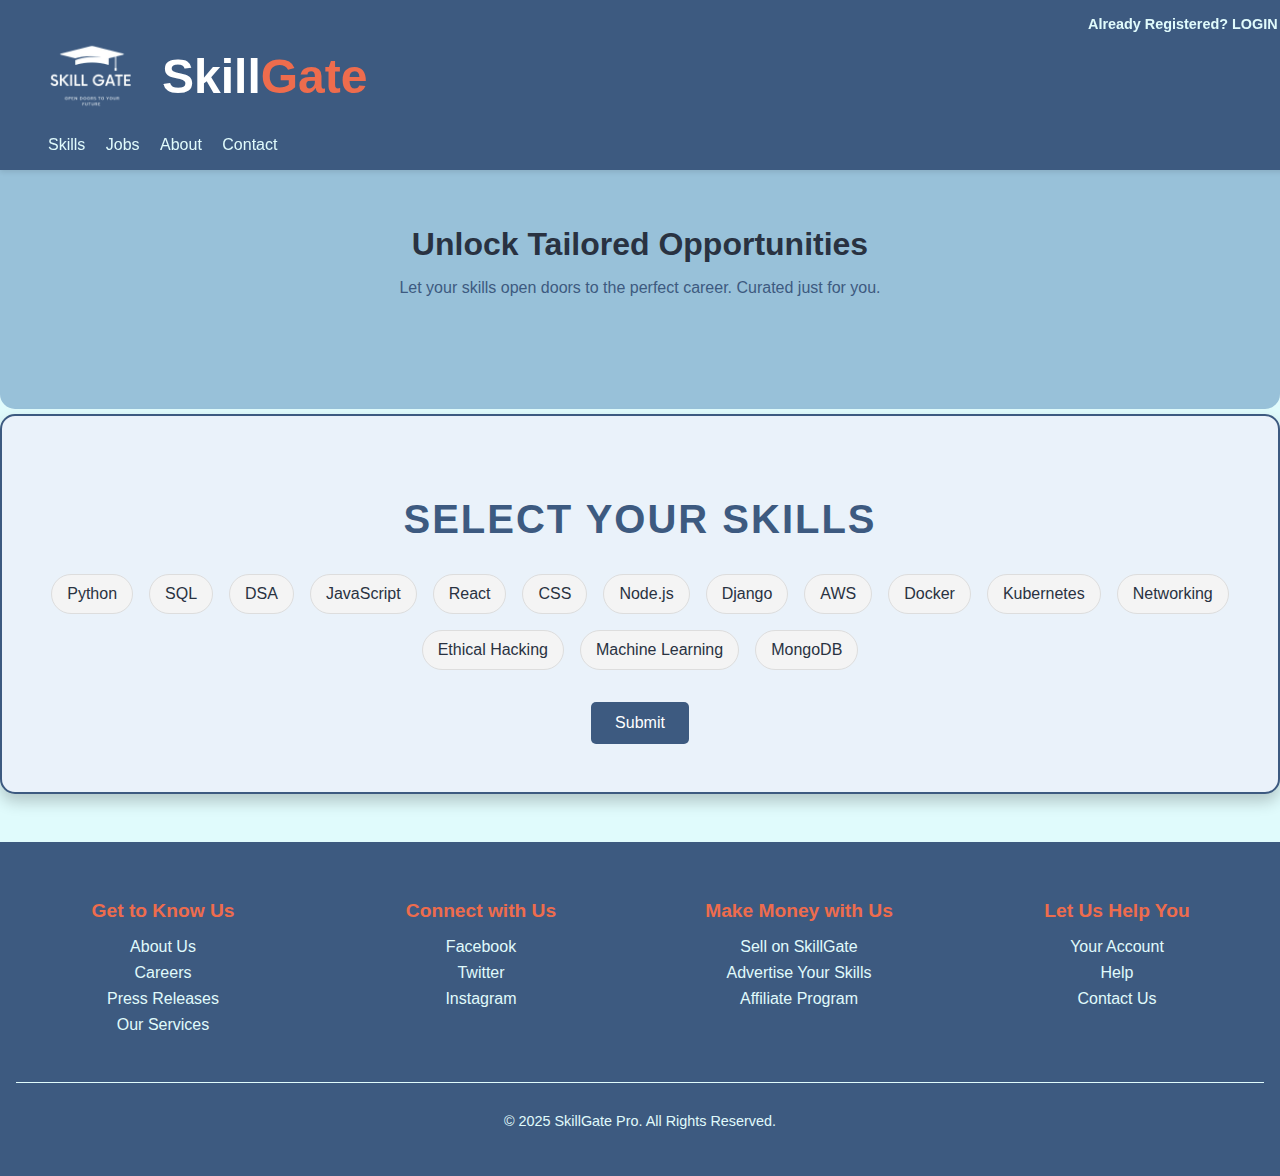
<file: index.html>
<!DOCTYPE html>
<html lang="en">
<head>
  <meta charset="UTF-8">
  <meta name="viewport" content="width=device-width, initial-scale=1.0">
  <title>SkillMatch Pro</title>
  <link rel="stylesheet" href="styles.css">
</head>
<body>
  <header class="header">
    <div class="container">
      <div class="logo">
        <img src="WhatsApp_Image_2025-03-15_at_14.17.19_f4725efe-removebg-preview.png" alt="SkillGate Logo" class="logo-image">
        <h1>Skill<span>Gate</span></h1>
      </div>
      <nav class="nav">
        <a href="#skills">Skills</a>
        <a href="#jobs">Jobs</a>
        <a href="about.html">About</a>
        <a href="#contact">Contact</a>
      </nav>
      <div class="login-option">
        <a href="login.html">Already Registered? <strong>LOGIN here</strong></a>
      </div>
    </div>
  </header>
  

  <main>
    <section class="hero">
      <div class="container">
        <h1>Unlock Tailored Opportunities</h1>
        <p>Let your skills open doors to the perfect career. Curated just for you.</p>
      </div>
    </section>

    <section id="skills" class="skills-section">
      <div class="container">
        <h2>Select Your Skills</h2>
        <div class="checkbox-group">
          <label><input type="checkbox" class="skill-checkbox" value="Python"> Python</label>
          <label><input type="checkbox" class="skill-checkbox" value="SQL"> SQL</label>
          <label><input type="checkbox" class="skill-checkbox" value="DSA"> DSA</label>
          <label><input type="checkbox" class="skill-checkbox" value="JavaScript"> JavaScript</label>
          <label><input type="checkbox" class="skill-checkbox" value="React"> React</label>
          <label><input type="checkbox" class="skill-checkbox" value="CSS"> CSS</label>
          <label><input type="checkbox" class="skill-checkbox" value="Node.js"> Node.js</label>
          <label><input type="checkbox" class="skill-checkbox" value="Django"> Django</label>
          <label><input type="checkbox" class="skill-checkbox" value="AWS"> AWS</label>
          <label><input type="checkbox" class="skill-checkbox" value="Docker"> Docker</label>
          <label><input type="checkbox" class="skill-checkbox" value="Kubernetes"> Kubernetes</label>
          <label><input type="checkbox" class="skill-checkbox" value="Networking"> Networking</label>
          <label><input type="checkbox" class="skill-checkbox" value="Ethical Hacking"> Ethical Hacking</label>
          <label><input type="checkbox" class="skill-checkbox" value="Machine Learning"> Machine Learning</label>
          <label><input type="checkbox" class="skill-checkbox" value="MongoDB"> MongoDB</label>
        </div>
        <button id="submitButton" class="submit-btn">Submit</button>
      </div>
    </section>
  </main>


  <footer id="footer">
    <div class="footer-container">
      <div class="footer-section">
        <h4>Get to Know Us</h4>
        <ul>
          <li><a href="#">About Us</a></li>
          <li><a href="#">Careers</a></li>
          <li><a href="#">Press Releases</a></li>
          <li><a href="#">Our Services</a></li>
        </ul>
      </div>
      <div class="footer-section">
        <h4>Connect with Us</h4>
        <ul>
          <li><a href="#">Facebook</a></li>
          <li><a href="#">Twitter</a></li>
          <li><a href="#">Instagram</a></li>
        </ul>
      </div>
      <div class="footer-section">
        <h4>Make Money with Us</h4>
        <ul>
          <li><a href="#">Sell on SkillGate</a></li>
          <li><a href="#">Advertise Your Skills</a></li>
          <li><a href="#">Affiliate Program</a></li>
        </ul>
      </div>
      <div class="footer-section">
        <h4>Let Us Help You</h4>
        <ul>
          <li><a href="#">Your Account</a></li>
          <li><a href="#">Help</a></li>
          <li><a href="#">Contact Us</a></li>
        </ul>
      </div>
    </div>
    <div class="footer-bottom">
      <p>&copy; 2025 SkillGate Pro. All Rights Reserved.</p>
    </div>
  </footer>
  

  <script src="script.js"></script>
</body>
</html>
</file>
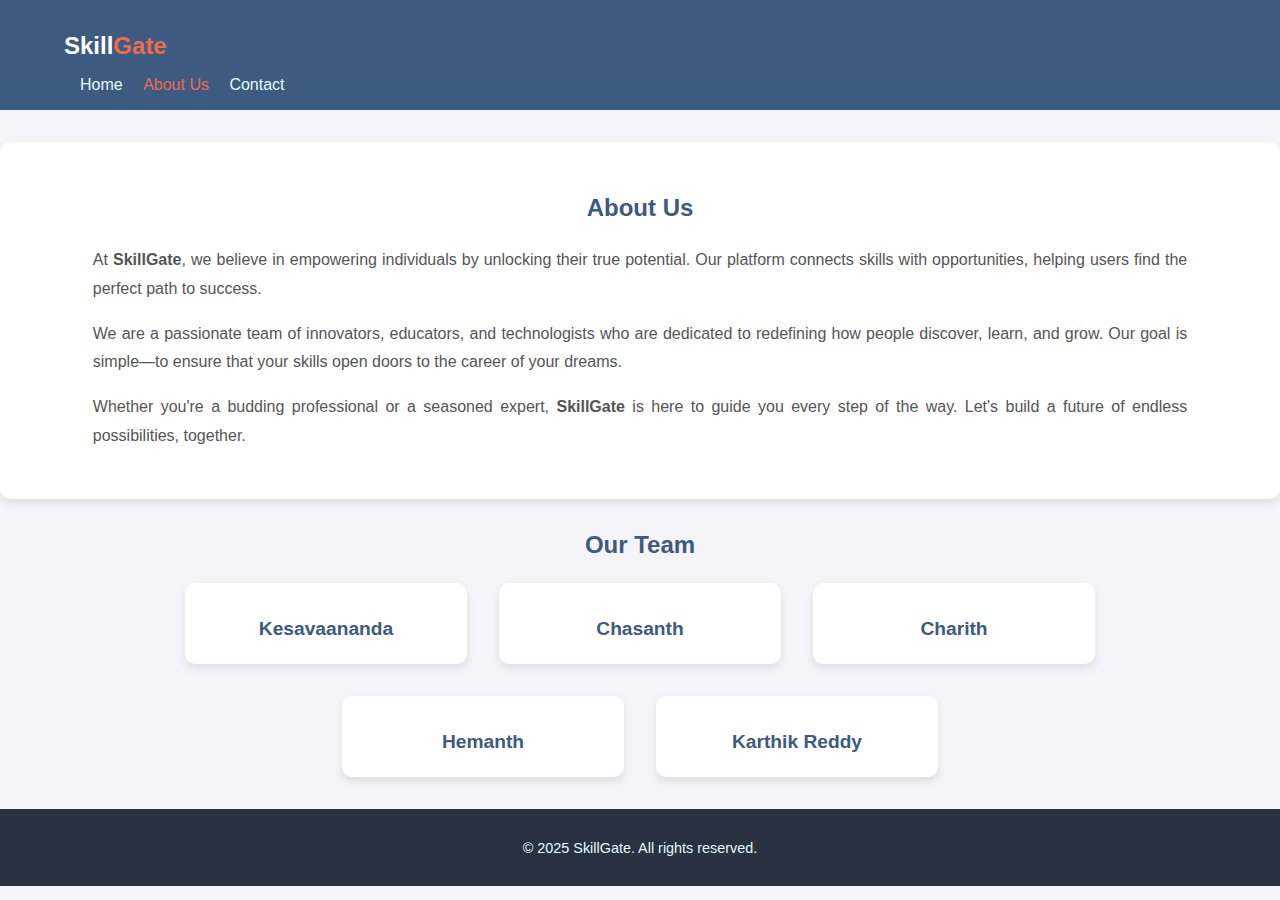
<file: about.html>
<!DOCTYPE html>
<html lang="en">
<head>
  <meta charset="UTF-8">
  <meta name="viewport" content="width=device-width, initial-scale=1.0">
  <title>About Us</title>
  <link rel="stylesheet" href="about.css">
</head>
<body>
  <header class="header">
    <div class="container">
      <h1 class="logo">Skill<span>Gate</span></h1>
      <nav class="nav">
        <a href="index.html">Home</a>
        <a href="about.html" class="active">About Us</a>
        <a href="contact.html">Contact</a>
      </nav>
    </div>
  </header>

  <main class="main-content">
    <section class="about-section">
      <div class="container">
        <h2>About Us</h2>
        <p>
          At <strong>SkillGate</strong>, we believe in empowering individuals by unlocking their true potential.
          Our platform connects skills with opportunities, helping users find the perfect path to success.
        </p>
        <p>
          We are a passionate team of innovators, educators, and technologists who are dedicated to redefining how people
          discover, learn, and grow. Our goal is simple—to ensure that your skills open doors to the career of your dreams.
        </p>
        <p>
          Whether you're a budding professional or a seasoned expert, <strong>SkillGate</strong> is here to guide you every step of the way.
          Let's build a future of endless possibilities, together.
        </p>
      </div>
    </section>

    <section class="team-section">
      <div class="container">
        <h2>Our Team</h2>
        <div class="team-grid">
          <div class="team-member">
            
            <h3>Kesavaananda</h3>
          </div>
          <div class="team-member">
         
            <h3>Chasanth</h3>
          </div>
          <div class="team-member">
           
            <h3>Charith</h3>
          </div>

          <div class="team-member">
           
            <h3>Hemanth</h3>
          </div>
          <div class="team-member">
           
            <h3>Karthik Reddy</h3>
          </div>
        </div>
      </div>
    </section>
  </main>

  <footer>
    <div class="container">
      <p>&copy; 2025 SkillGate. All rights reserved.</p>
    </div>
  </footer>
</body>
</html>
</file>
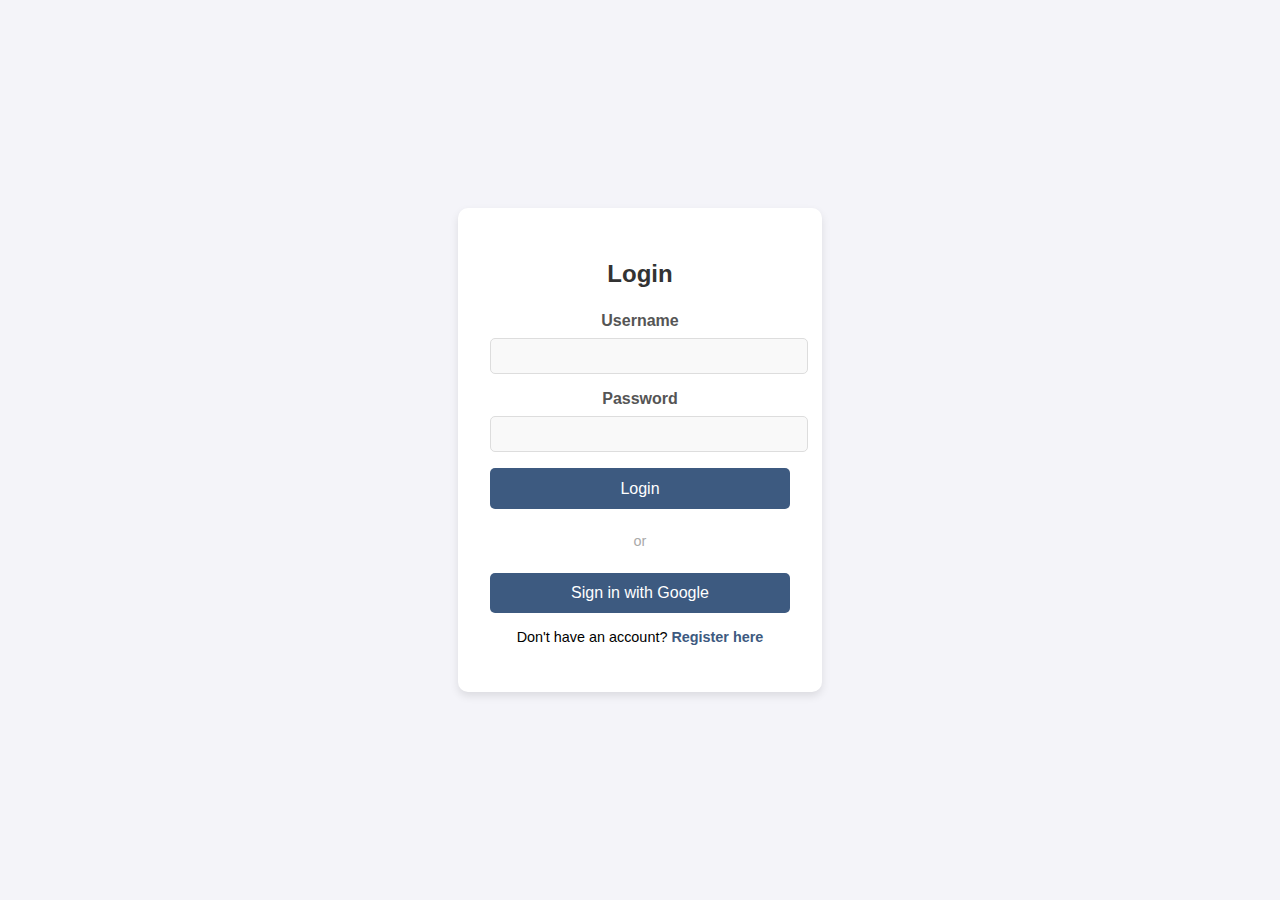
<file: login.html>
<!DOCTYPE html>
<html lang="en">
<head>
  <meta charset="UTF-8">
  <meta name="viewport" content="width=device-width, initial-scale=1.0">
  <title>Login Page</title>
  <link rel="stylesheet" href="login.css">
</head>
<body>
  <div class="login-container">
    <h2>Login</h2>
    <form>
      <label for="username">Username</label>
      <input type="text" id="username" name="username" required>

      <label for="password">Password</label>
      <input type="password" id="password" name="password" required>

      <button type="submit">Login</button>
    </form>

    <div class="separator">or</div>

    <!-- Google Sign-In Button -->
    <button class="google-signin-btn" onclick="signInWithGoogle()">Sign in with Google</button>

    <div class="register-link">
      <p>Don't have an account? <a href="#">Register here</a></p>
    </div>
  </div>

  <script>
    // Placeholder for Google Sign-In Functionality
    function signInWithGoogle() {
      alert("Google Sign-In feature not implemented yet!");
    }
  </script>
</body>
</html>
</file>
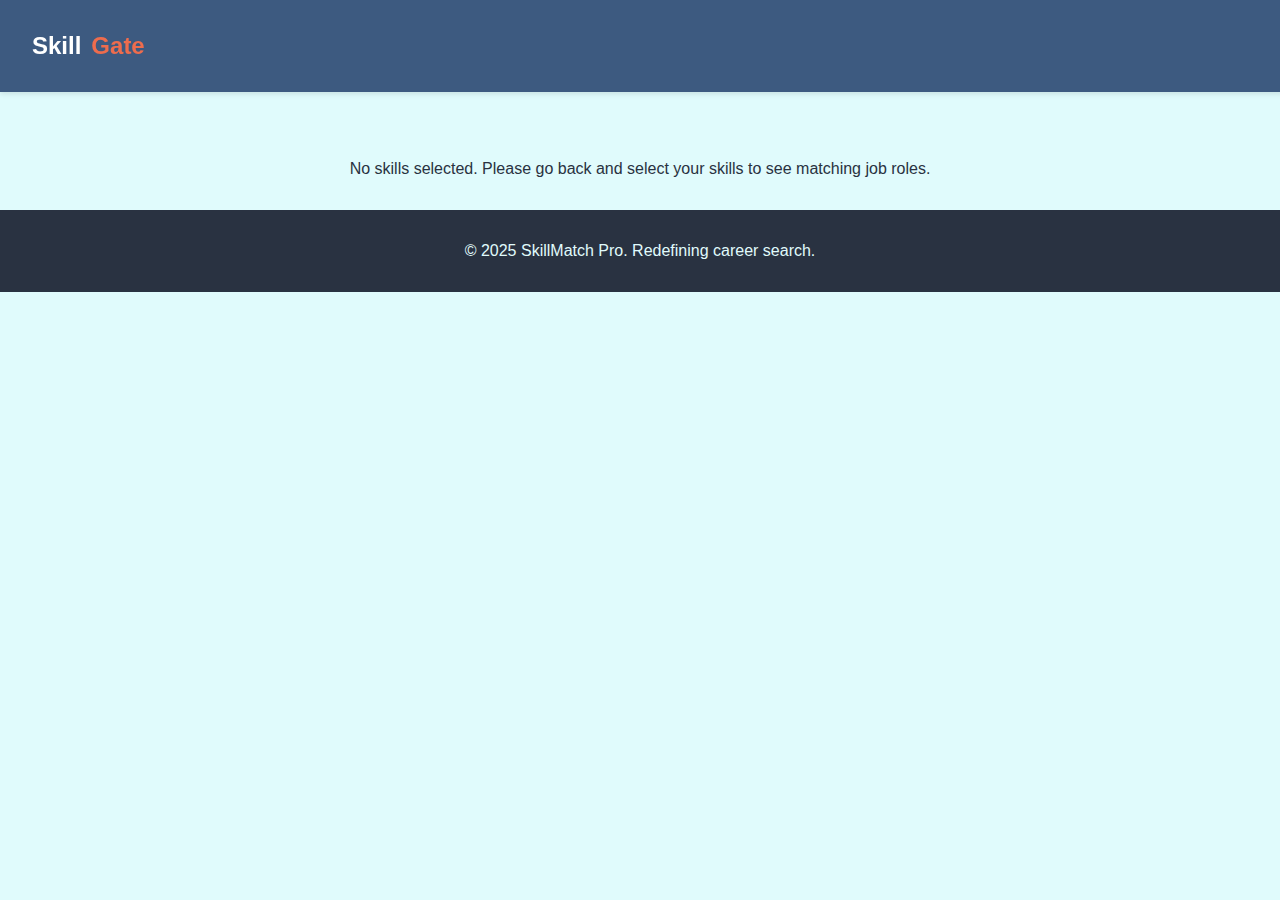
<file: result.html>
<!DOCTYPE html>
<html lang="en">
<head>
  <meta charset="UTF-8">
  <meta name="viewport" content="width=device-width, initial-scale=1.0">
  <title>SkillMatch Pro - Results</title>
  <link rel="stylesheet" href="styles.css">
</head>
<body>
  <header class="header">
    <div class="container">
      <h1 class="logo">Skill<span>Gate</span></h1>
    </div>
    
  </header>

  <main>
    <section class="result-section">
      <div class="container">
        <h2>Matching Job Roles</h2>
        <div id="jobRolesContainer" class="job-roles-container"></div>
      </div>
    </section>
  </main>

  <footer>
    <div class="container">
      <p>&copy; 2025 SkillMatch Pro. Redefining career search.</p>
    </div>
  </footer>

  <script src="result.js"></script>
</body>
</html>
</file>
<file: styles.css>
body {
  font-family: 'Helvetica Neue', Arial, sans-serif;
  margin: 0;
  padding: 0;
  color: #293241;
  background-color: #E0FBFC;
  overflow-x: hidden;
}

.header {
  background-color: #3D5A80;
  padding: 1rem 2rem;
  box-shadow: 0 2px 5px rgba(0, 0, 0, 0.1);
  position: fixed;
  width: 100%;
  z-index: 1000;
  top: 0;
}

.header .logo {
  font-size: 1.5rem;
  font-weight: bold;
  color: white;
}

.header .logo span {
  color: #EE6C4D;
}

.header .nav a {
  margin-left: 1rem;
  text-decoration: none;
  font-size: 1rem;
  color: #E0FBFC;
}

.header .nav a:hover {
  color: #EE6C4D;
}

.hero {
  text-align: center;
  padding: 6rem 2rem;
  background-color: #98C1D9;
  margin-top: 5rem;
  border-radius: 15px;
  margin-bottom: 5px;
}

.hero h1 {
  font-size: 2rem;
  margin: 0;
  padding-top: 50px;
  text-align: center;
  color: #293241;
}

.hero p {
  font-size: 1rem;
  color: #3D5A80;
}

.skills-section {
  padding: 3rem 1rem;
  text-align: center;
  margin-top: 0;
  background-color: #EAF2FA;
  border: 2px solid #3D5A80;
  border-radius: 15px;
  box-shadow: 0 8px 15px rgba(0, 0, 0, 0.2);
  animation: fadeInHighlight 1.5s ease-in-out;
}

.skills-section h2 {
  font-size: 2.5rem;
  margin-bottom: 2rem;
  color: #3D5A80;
  font-weight: bold;
  text-transform: uppercase;
  letter-spacing: 2px;
}

.checkbox-group {
  display: flex;
  justify-content: center;
  gap: 1rem;
  flex-wrap: wrap;
}

.checkbox-group label {
  background-color: #f4f4f4;
  border: 1px solid #ddd;
  padding: 10px 15px;
  border-radius: 20px;
  cursor: pointer;
  transition: transform 0.2s, background-color 0.3s, color 0.3s;
}

.checkbox-group label.selected {
  background-color: #EE6C4D;
  color: #fff;
}

.checkbox-group label:hover {
  background-color: #3D5A80;
  color: #fff;
  transform: scale(1.1);
}

.checkbox-group input {
  display: none;
}

.submit-btn {
  margin-top: 2rem;
  background-color: #3D5A80;
  color: #fff;
  border: none;
  padding: 0.75rem 1.5rem;
  font-size: 1rem;
  cursor: pointer;
  border-radius: 5px;
  transition: background-color 0.3s, transform 0.3s;
}

.submit-btn:hover {
  background-color: #EE6C4D;
  transform: translateY(-3px);
}

.job-roles-container {
  margin-top: 7rem;
  display: flex;
  flex-wrap: wrap;
  gap: 20px;
  justify-content: center;
}

.job-role {
  background-color: #fff;
  border: 1px solid #ddd;
  padding: 20px;
  border-radius: 15px;
  box-shadow: 0 4px 8px rgba(0, 0, 0, 0.2);
  width: 45%;
  text-align: left;
  opacity: 0;
  transform: translateY(50%);
  transition: transform 0.8s ease-out, opacity 0.8s ease-out;
}

.job-role.show {
  transform: translateY(0);
  opacity: 1;
}

.job-role h3 {
  margin: 0;
  font-size: 1.5rem;
  color: #3D5A80;
}

.job-role p {
  margin: 0.5rem 0;
  color: #293241;
}

footer {
  background-color: #293241;
  color: #E0FBFC;
  text-align: center;
  padding: 1rem;
  margin-top: 2rem;
}

@keyframes fadeInHighlight {
  from {
    opacity: 0;
    transform: translateY(-20px);
  }
  to {
    opacity: 1;
    transform: translateY(0);
  }
}

.apply-btn {
  margin-top: 1rem;
  background-color: #3D5A80;
  color: #fff;
  border: none;
  padding: 0.5rem 1rem;
  font-size: 1rem;
  cursor: pointer;
  border-radius: 5px;
  transition: background-color 0.3s, transform 0.3s;
}

.apply-btn:hover {
  background-color: #EE6C4D;
  transform: translateY(-2px);
}

.login-option {
  position: absolute;
  top: 1rem;
  right: 2rem;
  font-size: 0.9rem;
}

.login-option a {
  text-decoration: none;
  color: #E0FBFC;
  font-weight: bold;
  transition: color 0.3s;
}

.login-option a:hover {
  color: #EE6C4D;
}

.dark-mode-btn {
  position: fixed;
  top: 20px;
  right: 20px;
  background: none;
  border: none;
  margin-top: 40px;
  font-size: 1.5rem;
  cursor: pointer;
  color: inherit;
  z-index: 1000;
}

.dark-mode-btn:focus {
  outline: none;
}

#footer {
  background-color: #3D5A80;
  color: #E0FBFC;
  padding: 2rem 1rem;
  margin-top: 3rem;
}

.footer-container {
  display: flex;
  flex-wrap: wrap;
  justify-content: space-between;
  gap: 1.5rem;
}

.footer-section {
  flex: 1 1 200px;
}

.footer-section h4 {
  font-size: 1.2rem;
  margin-bottom: 1rem;
  color: #EE6C4D;
}

.footer-section ul {
  list-style: none;
  padding: 0;
}

.footer-section ul li {
  margin-bottom: 0.5rem;
}

.footer-section ul li a {
  text-decoration: none;
  color: #E0FBFC;
  transition: color 0.3s;
}

.footer-section ul li a:hover {
  color: #EE6C4D;
}

.footer-bottom {
  text-align: center;
  margin-top: 2rem;
  font-size: 0.9rem;
  border-top: 1px solid #E0FBFC;
  padding-top: 1rem;
}

.logo {
  display: flex;
  align-items: center;
  gap: 10px;
}

.logo-image {
  width: 120px;
  height: 120px;
  object-fit: contain;
}
</file>
<file: about.css>
/* General Styling */
body {
  font-family: Arial, sans-serif;
  margin: 0;
  padding: 0;
  color: #333;
  background-color: #f4f4f9;
}

.container {
  width: 90%;
  max-width: 1200px;
  margin: 0 auto;
}

/* Header Styling */
.header {
  background-color: #3D5A80;
  padding: 1rem 0;
  color: #fff;
  display: flex;
  justify-content: space-between;
  align-items: center;
}

.header .logo {
  font-size: 1.5rem;
  font-weight: bold;
}

.header .logo span {
  color: #EE6C4D;
}

.header .nav a {
  margin-left: 1rem;
  text-decoration: none;
  color: #E0FBFC;
}

.header .nav a.active {
  color: #EE6C4D;
}

.header .nav a:hover {
  color: #EE6C4D;
}

/* About Section Styling */
.about-section {
  background-color: #fff;
  padding: 2rem;
  margin-top: 2rem;
  border-radius: 10px;
  box-shadow: 0 4px 8px rgba(0, 0, 0, 0.1);
}

.about-section h2 {
  text-align: center;
  color: #3D5A80;
  margin-bottom: 1.5rem;
}

.about-section p {
  font-size: 1rem;
  line-height: 1.8;
  text-align: justify;
  color: #555;
  margin-bottom: 1rem;
}

/* Team Section Styling */
.team-section {
  margin-top: 2rem;
}

.team-section h2 {
  text-align: center;
  color: #3D5A80;
  margin-bottom: 1.5rem;
}

.team-grid {
  display: flex;
  gap: 2rem;
  justify-content: center;
  flex-wrap: wrap;
}

.team-member {
  background-color: #fff;
  padding: 1rem;
  border-radius: 10px;
  text-align: center;
  width: 250px;
  box-shadow: 0 4px 8px rgba(0, 0, 0, 0.1);
}

.team-member img {
  border-radius: 50%;
  width: 100px;
  height: 100px;
  object-fit: cover;
  margin-bottom: 1rem;
}

.team-member h3 {
  font-size: 1.2rem;
  color: #3D5A80;
  margin-bottom: 0.5rem;
}

.team-member p {
  font-size: 0.9rem;
  color: #555;
}

/* Footer Styling */
footer {
  background-color: #293241;
  color: #E0FBFC;
  padding: 1rem;
  text-align: center;
  margin-top: 2rem;
  font-size: 0.9rem;
}
</file>
<file: login.css>
/* General Page Styling */
body {
    font-family: Arial, sans-serif;
    background-color: #f4f4f9; /* Light grey background */
    margin: 0;
    padding: 0;
    display: flex;
    justify-content: center;
    align-items: center;
    height: 100vh; /* Full viewport height */
  }
  
  /* Login Container Styling */
  .login-container {
    background-color: #fff;
    padding: 2rem;
    border-radius: 10px;
    box-shadow: 0 4px 8px rgba(0, 0, 0, 0.1); /* Subtle shadow */
    width: 300px; /* Fixed width */
    text-align: center;
  }
  
  /* Title Styling */
  .login-container h2 {
    margin-bottom: 1.5rem;
    color: #333; /* Dark grey */
  }
  
  /* Label Styling */
  .login-container label {
    display: block;
    font-weight: bold;
    margin-bottom: 0.5rem;
    color: #555; /* Medium grey */
  }
  
  /* Input Fields Styling */
  .login-container input {
    width: 100%;
    padding: 0.5rem;
    margin-bottom: 1rem;
    border: 1px solid #ddd; /* Light grey border */
    border-radius: 5px;
    font-size: 1rem;
    background-color: #f9f9f9; /* Subtle light background */
  }
  
  /* Regular Login Button Styling */
  .login-container button {
    width: 100%;
    padding: 0.7rem;
    border: none;
    border-radius: 5px;
    background-color: #3D5A80; /* Slate blue */
    color: #fff;
    font-size: 1rem;
    cursor: pointer;
    transition: background-color 0.3s;
  }
  
  /* Regular Button Hover Effect */
  .login-container button:hover {
    background-color: #EE6C4D; /* Burnt orange */
  }
  
  /* Separator Styling */
  .separator {
    margin: 1.5rem 0;
    font-size: 0.9rem;
    color: #aaa; /* Grey for separator */
  }
  
  /* Google Sign-In Button Styling */
  .google-signin-btn {
    background-color: #4285F4; /* Google Blue */
    color: white;
    border: none;
    padding: 0.7rem;
    font-size: 1rem;
    border-radius: 5px;
    cursor: pointer;
    width: 100%;
    display: flex;
    align-items: center;
    justify-content: center;
    gap: 0.5rem; /* Space for future Google icon */
    transition: background-color 0.3s;
  }
  
  /* Google Button Hover Effect */
  .google-signin-btn:hover {
    background-color: #357ae8; /* Darker Google Blue */
  }
  
  /* Register Link Styling */
  .login-container .register-link {
    margin-top: 1rem;
    font-size: 0.9rem;
  }
  
  .login-container .register-link a {
    color: #3D5A80; /* Slate blue */
    text-decoration: none;
    font-weight: bold;
    transition: color 0.3s;
  }
  
  .login-container .register-link a:hover {
    color: #EE6C4D; /* Burnt orange on hover */
  }
</file>
